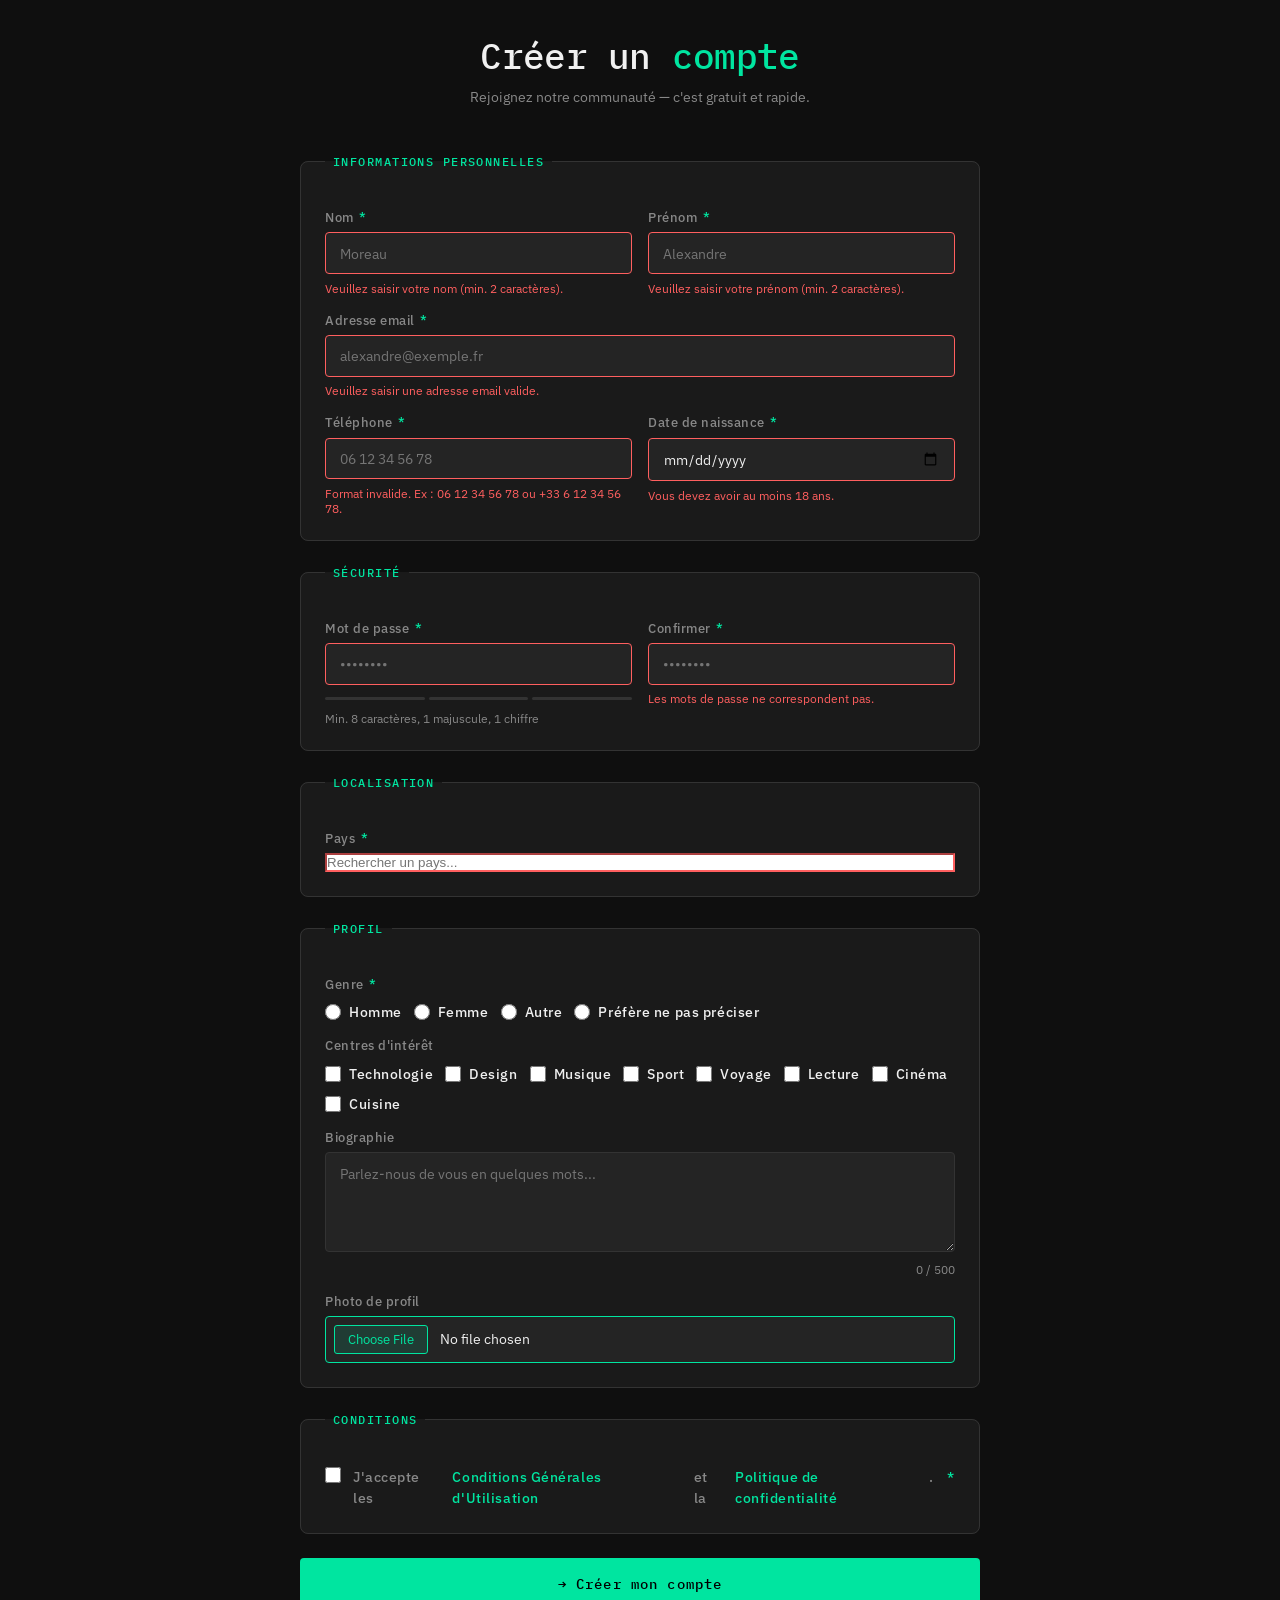
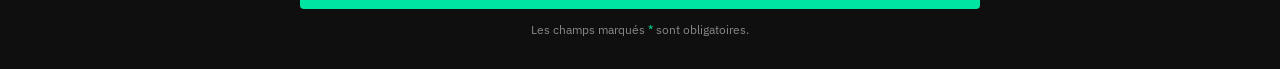
<file: tp2/index.html>
<!DOCTYPE html>
<html lang="fr">
<head>
  <meta charset="UTF-8" />
  <meta name="viewport" content="width=device-width, initial-scale=1.0" />
  <title>Formulaire d'inscription</title>
  <style>
    @import url('https://fonts.googleapis.com/css2?family=IBM+Plex+Sans:wght@300;400;500&family=IBM+Plex+Mono:wght@400;500&display=swap');

    :root {
      --bg: #0F0F0F;
      --surface: #1A1A1A;
      --surface2: #242424;
      --border: #333;
      --accent: #00E5A0;
      --accent-dim: rgba(0,229,160,0.12);
      --text: #F0F0F0;
      --muted: #888;
      --error: #FF5F5F;
      --error-dim: rgba(255,95,95,0.1);
      --warning: #FFB830;
    }

    * { margin: 0; padding: 0; box-sizing: border-box; }

    body {
      font-family: 'IBM Plex Sans', sans-serif;
      background: var(--bg);
      color: var(--text);
      min-height: 100vh;
      padding: 2rem 1rem;
    }

    .page-header {
      text-align: center;
      margin-bottom: 3rem;
    }

    .page-header h1 {
      font-family: 'IBM Plex Mono', monospace;
      font-size: clamp(1.5rem, 4vw, 2.25rem);
      font-weight: 500;
      letter-spacing: -0.02em;
    }

    .page-header h1 span { color: var(--accent); }

    .page-header p { color: var(--muted); margin-top: 0.5rem; font-size: 0.9rem; }

    /* ── FORM ── */
    form {
      max-width: 680px;
      margin: 0 auto;
      display: flex;
      flex-direction: column;
      gap: 1.5rem;
    }

    /* ── FIELDSET ── */
    fieldset {
      border: 1px solid var(--border);
      border-radius: 8px;
      padding: 1.5rem;
      background: var(--surface);
    }

    legend {
      font-family: 'IBM Plex Mono', monospace;
      font-size: 0.75rem;
      font-weight: 500;
      letter-spacing: 0.12em;
      text-transform: uppercase;
      color: var(--accent);
      padding: 0 0.5rem;
    }

    .fields { display: grid; grid-template-columns: 1fr 1fr; gap: 1rem; margin-top: 1rem; }
    .field-full { grid-column: 1 / -1; }

    /* ── FIELD ── */
    .field { display: flex; flex-direction: column; gap: 0.4rem; }

    label {
      font-size: 0.8rem;
      font-weight: 500;
      color: var(--muted);
      letter-spacing: 0.04em;
    }

    label .required { color: var(--accent); margin-left: 2px; }

    input[type="text"],
    input[type="email"],
    input[type="tel"],
    input[type="date"],
    input[type="password"],
    input[type="file"],
    select,
    textarea {
      width: 100%;
      background: var(--surface2);
      border: 1px solid var(--border);
      color: var(--text);
      font-family: 'IBM Plex Sans', sans-serif;
      font-size: 0.9rem;
      padding: 0.65rem 0.9rem;
      border-radius: 4px;
      transition: border-color 0.2s, box-shadow 0.2s;
      outline: none;
    }

    input:focus,
    select:focus,
    textarea:focus {
      border-color: var(--accent);
      box-shadow: 0 0 0 3px rgba(0,229,160,0.15);
    }

    input:invalid:not(:placeholder-shown),
    input:invalid:not(:focus):not([value=""]),
    select:invalid {
      border-color: var(--error);
    }

    input:valid:not(:placeholder-shown) { border-color: var(--accent); }

    textarea {
      resize: vertical;
      min-height: 100px;
    }

    select { cursor: pointer; }
    select option { background: var(--surface2); }

    /* ── PASSWORD STRENGTH ── */
    .pw-strength { display: flex; gap: 4px; margin-top: 6px; }
    .pw-bar { height: 3px; flex: 1; background: var(--border); border-radius: 2px; transition: background 0.3s; }
    .pw-bar.weak { background: var(--error); }
    .pw-bar.medium { background: var(--warning); }
    .pw-bar.strong { background: var(--accent); }

    .pw-hint { font-size: 0.75rem; color: var(--muted); margin-top: 4px; }

    /* ── RADIO / CHECKBOX ── */
    .radio-group,
    .checkbox-group {
      display: flex;
      flex-wrap: wrap;
      gap: 0.75rem;
      margin-top: 0.25rem;
    }

    .radio-label,
    .checkbox-label {
      display: flex;
      align-items: center;
      gap: 0.5rem;
      cursor: pointer;
      font-size: 0.875rem;
      color: var(--text);
    }

    input[type="radio"],
    input[type="checkbox"] {
      width: 16px;
      height: 16px;
      accent-color: var(--accent);
      cursor: pointer;
      flex-shrink: 0;
    }

    /* ── FILE ── */
    .file-wrap { position: relative; }
    input[type="file"] {
      padding: 0.5rem;
      cursor: pointer;
    }
    input[type="file"]::file-selector-button {
      background: var(--accent-dim);
      border: 1px solid var(--accent);
      color: var(--accent);
      padding: 0.3rem 0.8rem;
      border-radius: 3px;
      font-family: 'IBM Plex Sans', sans-serif;
      font-size: 0.8rem;
      cursor: pointer;
      margin-right: 0.75rem;
    }

    /* ── CHAR COUNT ── */
    .char-count { font-size: 0.75rem; color: var(--muted); text-align: right; margin-top: 3px; }
    .char-count.over { color: var(--error); }

    /* ── CGU ── */
    .cgu-label {
      display: flex;
      align-items: flex-start;
      gap: 0.75rem;
      font-size: 0.875rem;
      color: var(--muted);
      cursor: pointer;
      line-height: 1.5;
    }

    .cgu-label a { color: var(--accent); text-decoration: none; }
    .cgu-label a:hover { text-decoration: underline; }

    /* ── SUBMIT ── */
    .submit-wrap { display: flex; flex-direction: column; gap: 0.75rem; }

    button[type="submit"] {
      width: 100%;
      padding: 1rem;
      background: var(--accent);
      color: #000;
      border: none;
      font-family: 'IBM Plex Mono', monospace;
      font-size: 0.9rem;
      font-weight: 500;
      letter-spacing: 0.08em;
      border-radius: 4px;
      cursor: pointer;
      transition: opacity 0.2s, transform 0.1s;
    }

    button[type="submit"]:hover { opacity: 0.9; }
    button[type="submit"]:active { transform: scale(0.99); }

    .form-note { font-size: 0.78rem; color: var(--muted); text-align: center; }

    /* ── ERROR MESSAGES ── */
    .error-msg {
      font-size: 0.75rem;
      color: var(--error);
      display: none;
    }

    input:invalid:not(:placeholder-shown) + .error-msg,
    input:invalid:not(:focus):not([value=""]) + .error-msg {
      display: block;
    }

    @media (max-width: 540px) {
      .fields { grid-template-columns: 1fr; }
    }
  </style>
</head>
<body>

<header class="page-header">
  <h1>Créer un <span>compte</span></h1>
  <p>Rejoignez notre communauté — c'est gratuit et rapide.</p>
</header>

<form id="registrationForm" novalidate>

  <!-- ── INFORMATIONS PERSONNELLES ── -->
  <fieldset>
    <legend>Informations personnelles</legend>
    <div class="fields">

      <div class="field">
        <label for="nom">Nom <span class="required">*</span></label>
        <input
          type="text"
          id="nom"
          name="nom"
          placeholder="Moreau"
          autocomplete="family-name"
          required
          minlength="2"
        />
        <span class="error-msg">Veuillez saisir votre nom (min. 2 caractères).</span>
      </div>

      <div class="field">
        <label for="prenom">Prénom <span class="required">*</span></label>
        <input
          type="text"
          id="prenom"
          name="prenom"
          placeholder="Alexandre"
          autocomplete="given-name"
          required
          minlength="2"
        />
        <span class="error-msg">Veuillez saisir votre prénom (min. 2 caractères).</span>
      </div>

      <div class="field field-full">
        <label for="email">Adresse email <span class="required">*</span></label>
        <input
          type="email"
          id="email"
          name="email"
          placeholder="alexandre@exemple.fr"
          autocomplete="email"
          required
        />
        <span class="error-msg">Veuillez saisir une adresse email valide.</span>
      </div>

      <div class="field">
        <label for="telephone">Téléphone <span class="required">*</span></label>
        <input
          type="tel"
          id="telephone"
          name="telephone"
          placeholder="06 12 34 56 78"
          autocomplete="tel"
          required
          pattern="^(?:(?:\+|00)33|0)\s?[1-9](?:[\s.-]?\d{2}){4}$"
          title="Numéro français valide (ex : 06 12 34 56 78)"
        />
        <span class="error-msg">Format invalide. Ex : 06 12 34 56 78 ou +33 6 12 34 56 78.</span>
      </div>

      <div class="field">
        <label for="naissance">Date de naissance <span class="required">*</span></label>
        <input
          type="date"
          id="naissance"
          name="naissance"
          autocomplete="bday"
          required
        />
        <span class="error-msg" id="age-error">Vous devez avoir au moins 18 ans.</span>
      </div>

    </div>
  </fieldset>

  <!-- ── SÉCURITÉ ── -->
  <fieldset>
    <legend>Sécurité</legend>
    <div class="fields">

      <div class="field">
        <label for="password">Mot de passe <span class="required">*</span></label>
        <input
          type="password"
          id="password"
          name="password"
          placeholder="••••••••"
          autocomplete="new-password"
          required
          pattern="^(?=.*[A-Z])(?=.*\d).{8,}$"
          title="Min. 8 caractères, 1 majuscule, 1 chiffre"
        />
        <div class="pw-strength">
          <div class="pw-bar" id="bar1"></div>
          <div class="pw-bar" id="bar2"></div>
          <div class="pw-bar" id="bar3"></div>
        </div>
        <div class="pw-hint" id="pw-hint">Min. 8 caractères, 1 majuscule, 1 chiffre</div>
        <span class="error-msg">Le mot de passe ne respecte pas les critères.</span>
      </div>

      <div class="field">
        <label for="password-confirm">Confirmer <span class="required">*</span></label>
        <input
          type="password"
          id="password-confirm"
          name="password-confirm"
          placeholder="••••••••"
          autocomplete="new-password"
          required
        />
        <span class="error-msg" id="pw-match-error">Les mots de passe ne correspondent pas.</span>
      </div>

    </div>
  </fieldset>

  <!-- ── LOCALISATION ── -->
  <fieldset>
    <legend>Localisation</legend>
    <div class="fields">

      <div class="field field-full">
        <label for="pays">Pays <span class="required">*</span></label>
        <input
          list="pays-list"
          id="pays"
          name="pays"
          placeholder="Rechercher un pays..."
          autocomplete="country-name"
          required
        />
        <datalist id="pays-list">
          <option value="France"></option>
          <option value="Belgique"></option>
          <option value="Suisse"></option>
          <option value="Canada"></option>
          <option value="Luxembourg"></option>
          <option value="Maroc"></option>
          <option value="Tunisie"></option>
          <option value="Algérie"></option>
          <option value="Sénégal"></option>
          <option value="Côte d'Ivoire"></option>
        </datalist>
        <span class="error-msg">Veuillez sélectionner un pays.</span>
      </div>

    </div>
  </fieldset>

  <!-- ── PROFIL ── -->
  <fieldset>
    <legend>Profil</legend>
    <div class="fields">

      <div class="field field-full">
        <label>Genre <span class="required">*</span></label>
        <div class="radio-group">
          <label class="radio-label">
            <input type="radio" name="genre" value="homme" required />
            Homme
          </label>
          <label class="radio-label">
            <input type="radio" name="genre" value="femme" />
            Femme
          </label>
          <label class="radio-label">
            <input type="radio" name="genre" value="autre" />
            Autre
          </label>
          <label class="radio-label">
            <input type="radio" name="genre" value="non-precise" />
            Préfère ne pas préciser
          </label>
        </div>
      </div>

      <div class="field field-full">
        <label>Centres d'intérêt</label>
        <div class="checkbox-group">
          <label class="checkbox-label"><input type="checkbox" name="interets" value="tech" /> Technologie</label>
          <label class="checkbox-label"><input type="checkbox" name="interets" value="design" /> Design</label>
          <label class="checkbox-label"><input type="checkbox" name="interets" value="musique" /> Musique</label>
          <label class="checkbox-label"><input type="checkbox" name="interets" value="sport" /> Sport</label>
          <label class="checkbox-label"><input type="checkbox" name="interets" value="voyage" /> Voyage</label>
          <label class="checkbox-label"><input type="checkbox" name="interets" value="lecture" /> Lecture</label>
          <label class="checkbox-label"><input type="checkbox" name="interets" value="cinema" /> Cinéma</label>
          <label class="checkbox-label"><input type="checkbox" name="interets" value="cuisine" /> Cuisine</label>
        </div>
      </div>

      <div class="field field-full">
        <label for="bio">Biographie</label>
        <textarea
          id="bio"
          name="bio"
          placeholder="Parlez-nous de vous en quelques mots..."
          maxlength="500"
          autocomplete="off"
        ></textarea>
        <div class="char-count" id="bio-count">0 / 500</div>
      </div>

      <div class="field field-full">
        <label for="photo">Photo de profil</label>
        <div class="file-wrap">
          <input
            type="file"
            id="photo"
            name="photo"
            accept="image/jpeg,image/png,image/webp"
          />
        </div>
      </div>

    </div>
  </fieldset>

  <!-- ── CGU ── -->
  <fieldset>
    <legend>Conditions</legend>
    <div style="margin-top: 1rem;">
      <label class="cgu-label">
        <input type="checkbox" id="cgu" name="cgu" required />
        J'accepte les <a href="#cgu-link" rel="noopener">Conditions Générales d'Utilisation</a> et la
        <a href="#privacy-link" rel="noopener">Politique de confidentialité</a>.
        <span class="required">*</span>
      </label>
    </div>
  </fieldset>

  <!-- ── SUBMIT ── -->
  <div class="submit-wrap">
    <button type="submit">→ Créer mon compte</button>
    <p class="form-note">Les champs marqués <span style="color:var(--accent)">*</span> sont obligatoires.</p>
  </div>

</form>

<script>
  /* ── Password strength indicator ── */
  const pwInput = document.getElementById('password');
  const bars = [document.getElementById('bar1'), document.getElementById('bar2'), document.getElementById('bar3')];
  const pwHint = document.getElementById('pw-hint');

  pwInput.addEventListener('input', () => {
    const val = pwInput.value;
    let score = 0;
    if (val.length >= 8) score++;
    if (/[A-Z]/.test(val)) score++;
    if (/\d/.test(val)) score++;
    if (/[^A-Za-z0-9]/.test(val)) score = Math.min(score + 1, 3);

    const classes = ['', 'weak', 'medium', 'strong'];
    const labels = ['', 'Faible', 'Moyen', 'Fort'];
    bars.forEach((bar, i) => {
      bar.className = 'pw-bar';
      if (i < score) bar.classList.add(score === 1 ? 'weak' : score === 2 ? 'medium' : 'strong');
    });
    pwHint.textContent = score > 0 ? `Force : ${labels[score]}` : 'Min. 8 caractères, 1 majuscule, 1 chiffre';
  });

  /* ── Password match ── */
  const pwConfirm = document.getElementById('password-confirm');
  const pwMatchError = document.getElementById('pw-match-error');

  pwConfirm.addEventListener('input', () => {
    if (pwConfirm.value && pwConfirm.value !== pwInput.value) {
      pwMatchError.style.display = 'block';
      pwConfirm.setCustomValidity('Les mots de passe ne correspondent pas.');
    } else {
      pwMatchError.style.display = 'none';
      pwConfirm.setCustomValidity('');
    }
  });

  /* ── Age minimum 18 ans ── */
  const birthInput = document.getElementById('naissance');
  const ageError = document.getElementById('age-error');

  birthInput.addEventListener('change', () => {
    const birth = new Date(birthInput.value);
    const today = new Date();
    const age = today.getFullYear() - birth.getFullYear()
      - (today < new Date(today.getFullYear(), birth.getMonth(), birth.getDate()) ? 1 : 0);

    if (birthInput.value && age < 18) {
      ageError.style.display = 'block';
      birthInput.setCustomValidity('Vous devez avoir au moins 18 ans.');
    } else {
      ageError.style.display = 'none';
      birthInput.setCustomValidity('');
    }
  });

  /* ── Bio char count ── */
  const bioArea = document.getElementById('bio');
  const bioCount = document.getElementById('bio-count');

  bioArea.addEventListener('input', () => {
    const len = bioArea.value.length;
    bioCount.textContent = `${len} / 500`;
    bioCount.className = 'char-count' + (len > 480 ? ' over' : '');
  });

  /* ── Form submit ── */
  document.getElementById('registrationForm').addEventListener('submit', (e) => {
    e.preventDefault();
    const form = e.target;
    if (!form.checkValidity()) {
      form.reportValidity();
      return;
    }
    alert('✅ Inscription réussie ! Bienvenue.');
  });
</script>

</body>
</html>
</file>
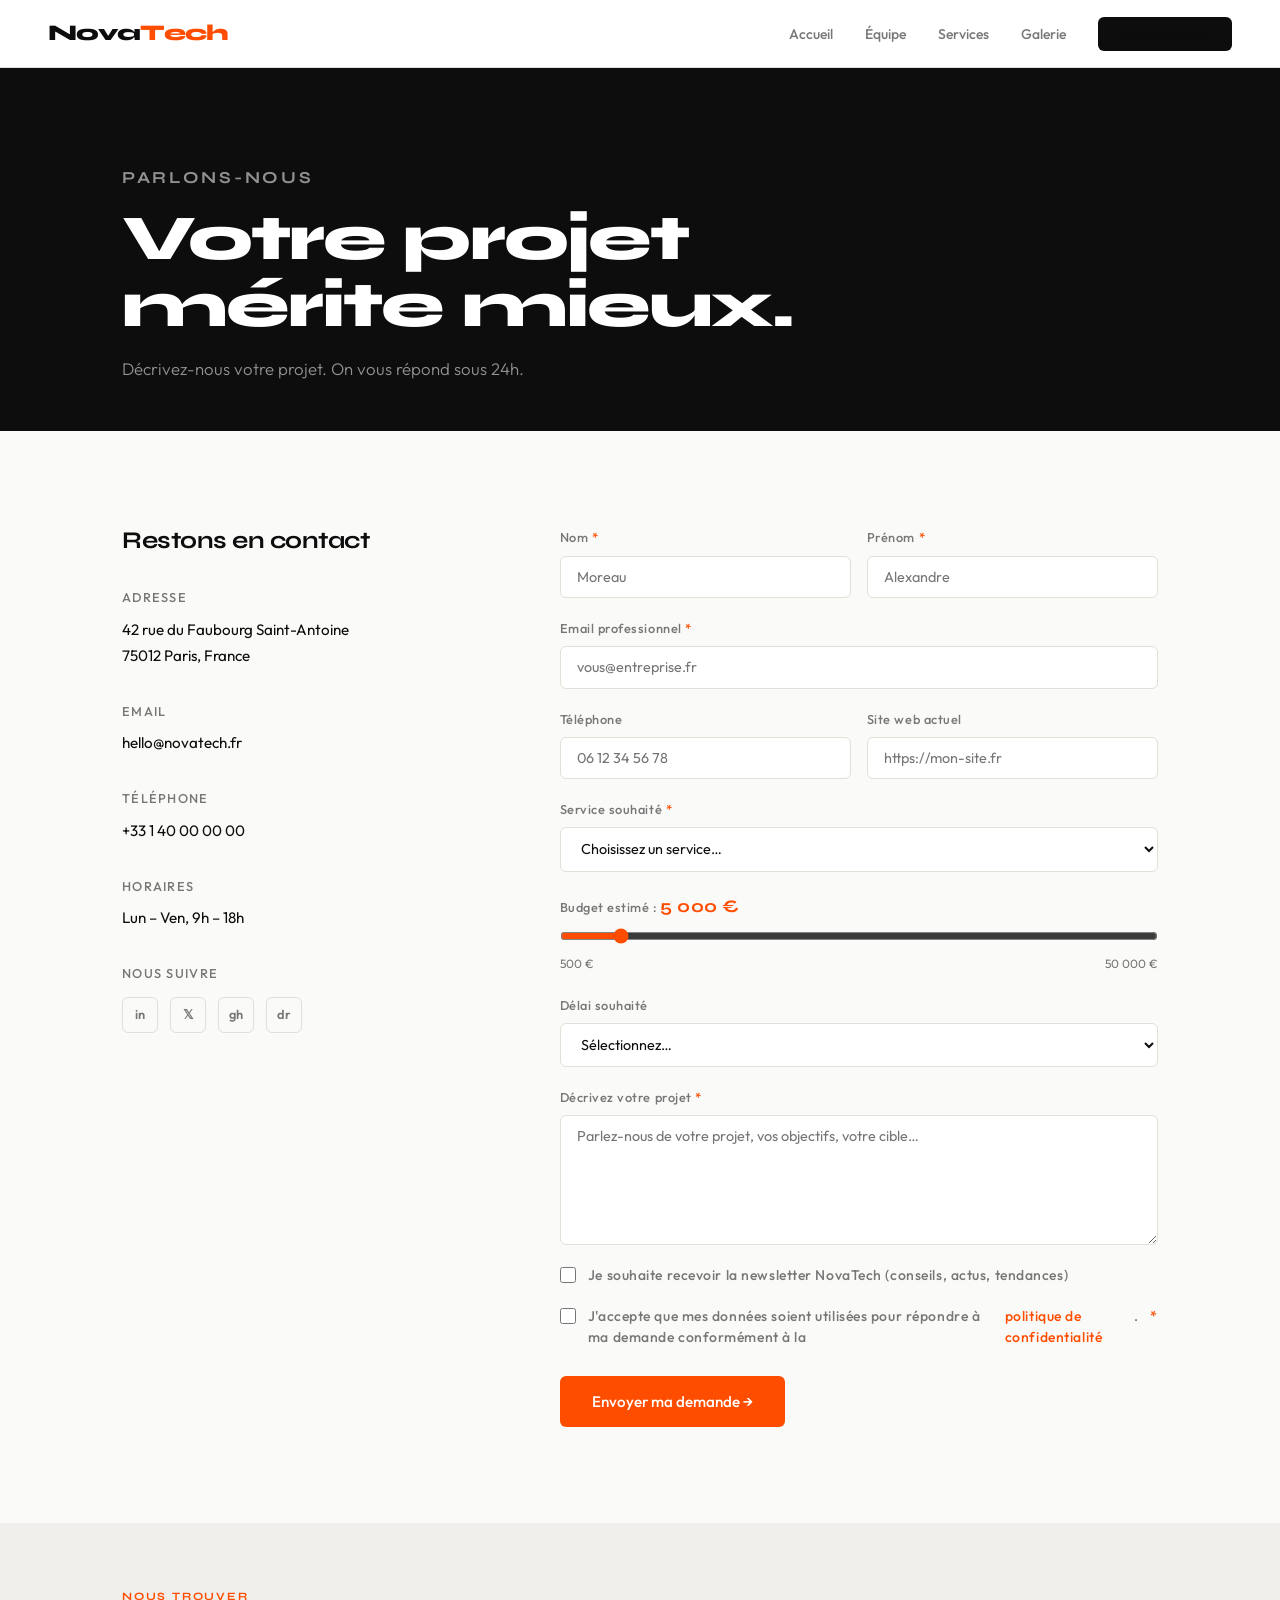
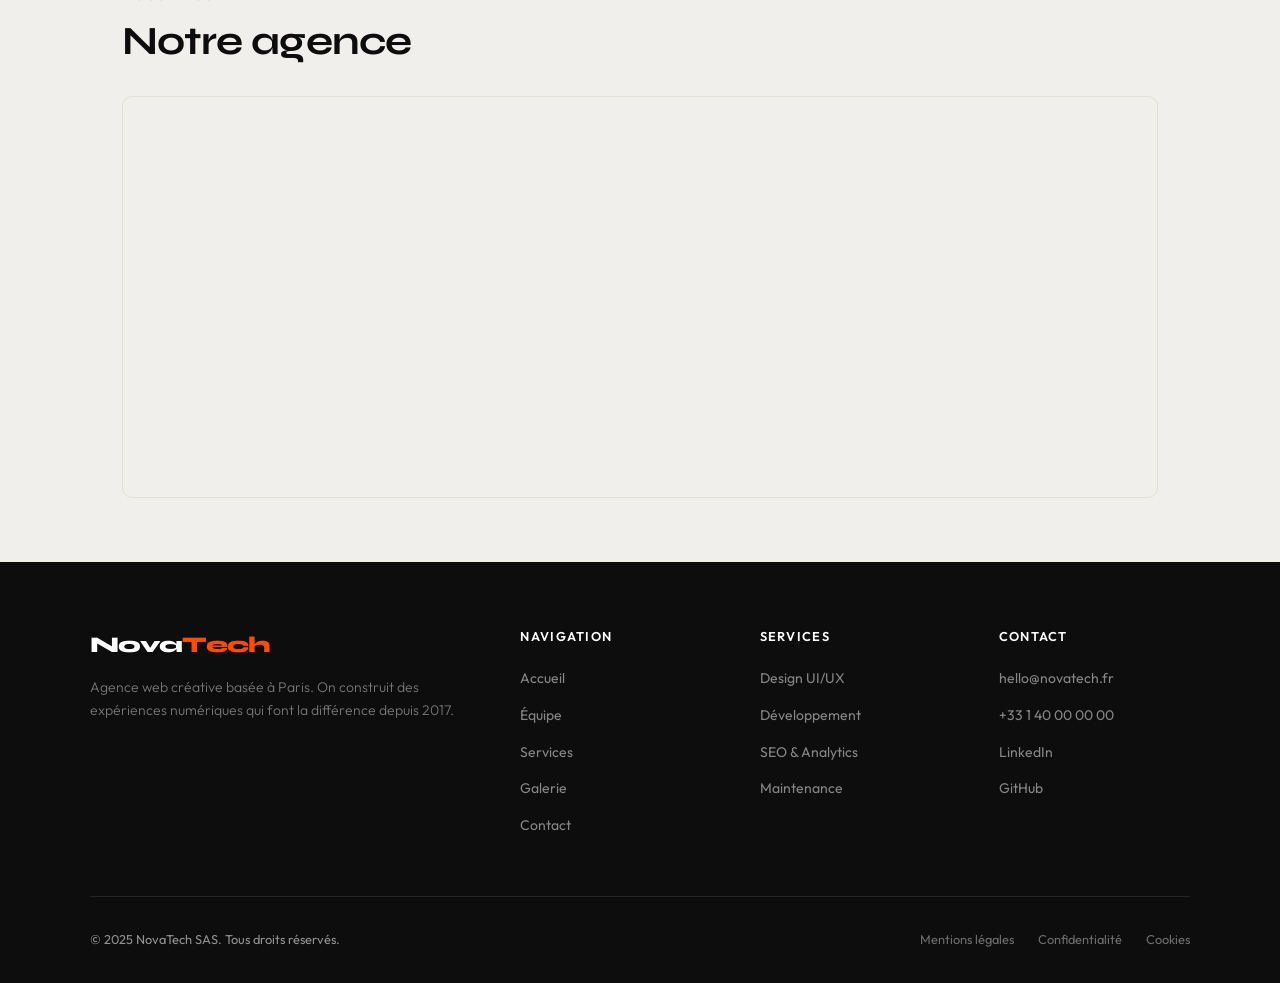
<file: tp3/contact.html>
<!DOCTYPE html>
<html lang="fr">
<head>
  <meta charset="UTF-8" />
  <meta name="viewport" content="width=device-width, initial-scale=1.0" />
  <title>Contact — NovaTech</title>
  <meta name="description" content="Contactez NovaTech pour démarrer votre projet web. Paris — hello@novatech.fr" />
  <meta property="og:type" content="website" />
  <meta property="og:title" content="Contact — NovaTech" />
  <meta property="og:description" content="Parlons de votre projet digital." />
  <meta property="og:image" content="https://placehold.co/1200x630/FF4D00/FFFFFF?text=Contact+NovaTech" />
  <meta property="og:url" content="https://novatech.fr/contact.html" />
  <meta name="twitter:card" content="summary_large_image" />
  <link rel="stylesheet" href="style.css" />
  <style>
    .page-hero { background: var(--ink); color: var(--white); padding: 5rem 0 3rem; }
    .page-hero h1 { font-size: clamp(2.5rem, 6vw, 4rem); color: var(--white); }
    .page-hero p { color: rgba(255,255,255,0.55); margin-top: 1rem; max-width: 500px; font-size: 1.05rem; }

    /* ── CONTACT LAYOUT ── */
    .contact-grid {
      display: grid;
      grid-template-columns: 1fr 1.6fr;
      gap: 4rem;
      align-items: start;
    }

    /* ── INFO SIDEBAR ── */
    .contact-info { display: flex; flex-direction: column; gap: 2rem; }

    .info-block h4 { font-weight: 500; font-size: 0.8rem; letter-spacing: 0.1em; text-transform: uppercase; color: var(--muted); margin-bottom: 0.5rem; }
    .info-block p { font-size: 0.95rem; color: var(--ink); font-weight: 400; }
    .info-block a { color: var(--ink); transition: color 0.2s; }
    .info-block a:hover { color: var(--accent); }

    .social-icons { display: flex; gap: 0.75rem; margin-top: 0.75rem; }
    .social-icons a {
      display: flex;
      align-items: center;
      justify-content: center;
      width: 36px;
      height: 36px;
      border: 1px solid var(--border);
      border-radius: var(--radius);
      color: var(--muted);
      font-size: 0.8rem;
      font-weight: 600;
      transition: all 0.2s;
      text-decoration: none;
    }
    .social-icons a:hover { border-color: var(--accent); color: var(--accent); }

    /* ── FORM ── */
    .contact-form { display: flex; flex-direction: column; gap: 1.25rem; }

    .form-row { display: grid; grid-template-columns: 1fr 1fr; gap: 1rem; }

    .field { display: flex; flex-direction: column; gap: 0.4rem; }

    label {
      font-size: 0.8rem;
      font-weight: 500;
      color: var(--muted);
      letter-spacing: 0.04em;
    }

    label .req { color: var(--accent); }

    input[type="text"],
    input[type="email"],
    input[type="tel"],
    input[type="url"],
    input[type="number"],
    select,
    textarea {
      width: 100%;
      background: var(--white);
      border: 1px solid var(--border);
      color: var(--ink);
      font-family: 'Outfit', sans-serif;
      font-size: 0.9rem;
      padding: 0.7rem 1rem;
      border-radius: 6px;
      outline: none;
      transition: border-color 0.2s, box-shadow 0.2s;
    }

    input:focus,
    select:focus,
    textarea:focus {
      border-color: var(--accent);
      box-shadow: 0 0 0 3px rgba(255,77,0,0.12);
    }

    textarea { resize: vertical; min-height: 130px; }

    select { cursor: pointer; }

    .checkbox-label {
      display: flex;
      align-items: flex-start;
      gap: 0.75rem;
      font-size: 0.875rem;
      color: var(--muted);
      cursor: pointer;
      line-height: 1.5;
    }

    input[type="checkbox"] {
      width: 16px;
      height: 16px;
      accent-color: var(--accent);
      margin-top: 2px;
      flex-shrink: 0;
    }

    input[type="range"] {
      width: 100%;
      accent-color: var(--accent);
    }

    .range-labels {
      display: flex;
      justify-content: space-between;
      font-size: 0.75rem;
      color: var(--muted);
      margin-top: 4px;
    }

    .budget-display {
      font-size: 1.1rem;
      font-family: 'Syne', sans-serif;
      font-weight: 700;
      color: var(--accent);
      margin-top: 0.25rem;
    }

    button[type="submit"] {
      padding: 1rem 2rem;
      background: var(--accent);
      color: var(--white);
      border: none;
      border-radius: 6px;
      font-family: 'Outfit', sans-serif;
      font-size: 0.95rem;
      font-weight: 500;
      cursor: pointer;
      transition: background 0.2s, transform 0.1s;
      align-self: flex-start;
    }

    button[type="submit"]:hover { background: #e04400; }
    button[type="submit"]:active { transform: scale(0.98); }

    /* ── MAP ── */
    .map-section { background: var(--surface); padding: 4rem 0; }

    .map-wrap {
      border-radius: 10px;
      overflow: hidden;
      border: 1px solid var(--border);
      margin-top: 2rem;
    }

    .map-wrap iframe {
      display: block;
      width: 100%;
      height: 400px;
      border: none;
    }

    @media (max-width: 768px) {
      .contact-grid { grid-template-columns: 1fr; }
      .form-row { grid-template-columns: 1fr; }
    }
  </style>
</head>
<body>

<nav class="site-nav">
  <a href="index.html" class="nav-logo">Nova<span>Tech</span></a>
  <ul class="nav-links">
    <li><a href="index.html">Accueil</a></li>
    <li><a href="about.html">Équipe</a></li>
    <li><a href="services.html">Services</a></li>
    <li><a href="gallery.html">Galerie</a></li>
    <li><a href="contact.html" class="nav-cta active">Nous contacter</a></li>
  </ul>
</nav>

<section class="page-hero">
  <div class="container">
    <p class="section-label">Parlons-nous</p>
    <h1>Votre projet<br>mérite mieux.</h1>
    <p>Décrivez-nous votre projet. On vous répond sous 24h.</p>
  </div>
</section>

<!-- ── CONTACT ── -->
<section class="section">
  <div class="container">
    <div class="contact-grid">

      <!-- INFO -->
      <div class="contact-info">
        <h2 style="font-size:1.5rem">Restons en contact</h2>

        <div class="info-block">
          <h4>Adresse</h4>
          <p>42 rue du Faubourg Saint-Antoine<br>75012 Paris, France</p>
        </div>

        <div class="info-block">
          <h4>Email</h4>
          <p><a href="mailto:hello@novatech.fr" rel="noopener">hello@novatech.fr</a></p>
        </div>

        <div class="info-block">
          <h4>Téléphone</h4>
          <p><a href="tel:+33140000000" rel="noopener">+33 1 40 00 00 00</a></p>
        </div>

        <div class="info-block">
          <h4>Horaires</h4>
          <p>Lun – Ven, 9h – 18h</p>
        </div>

        <div class="info-block">
          <h4>Nous suivre</h4>
          <div class="social-icons">
            <a href="https://linkedin.com/company/novatech" target="_blank" rel="noopener noreferrer" title="LinkedIn">in</a>
            <a href="https://twitter.com/novatech" target="_blank" rel="noopener noreferrer" title="Twitter">𝕏</a>
            <a href="https://github.com/novatech" target="_blank" rel="noopener noreferrer" title="GitHub">gh</a>
            <a href="https://dribbble.com/novatech" target="_blank" rel="noopener noreferrer" title="Dribbble">dr</a>
          </div>
        </div>
      </div>

      <!-- FORM -->
      <form id="contactForm" class="contact-form" novalidate>
        <div class="form-row">
          <div class="field">
            <label for="c-nom">Nom <span class="req">*</span></label>
            <input type="text" id="c-nom" name="nom" placeholder="Moreau" required autocomplete="family-name" />
          </div>
          <div class="field">
            <label for="c-prenom">Prénom <span class="req">*</span></label>
            <input type="text" id="c-prenom" name="prenom" placeholder="Alexandre" required autocomplete="given-name" />
          </div>
        </div>

        <div class="field">
          <label for="c-email">Email professionnel <span class="req">*</span></label>
          <input type="email" id="c-email" name="email" placeholder="vous@entreprise.fr" required autocomplete="email" />
        </div>

        <div class="form-row">
          <div class="field">
            <label for="c-tel">Téléphone</label>
            <input type="tel" id="c-tel" name="telephone" placeholder="06 12 34 56 78"
              pattern="^(?:(?:\+|00)33|0)\s?[1-9](?:[\s.-]?\d{2}){4}$"
              autocomplete="tel" />
          </div>
          <div class="field">
            <label for="c-site">Site web actuel</label>
            <input type="url" id="c-site" name="site" placeholder="https://mon-site.fr" autocomplete="url" />
          </div>
        </div>

        <div class="field">
          <label for="c-service">Service souhaité <span class="req">*</span></label>
          <select id="c-service" name="service" required>
            <option value="" disabled selected>Choisissez un service…</option>
            <option value="design">Design UI/UX</option>
            <option value="dev">Développement web</option>
            <option value="seo">SEO & Stratégie digitale</option>
            <option value="maintenance">Maintenance</option>
            <option value="complet">Projet complet</option>
            <option value="autre">Autre</option>
          </select>
        </div>

        <div class="field">
          <label for="c-budget">Budget estimé : <span id="budget-label" class="budget-display">5 000 €</span></label>
          <input type="range" id="c-budget" name="budget"
            min="500" max="50000" step="500" value="5000" />
          <div class="range-labels">
            <span>500 €</span>
            <span>50 000 €</span>
          </div>
        </div>

        <div class="field">
          <label for="c-delai">Délai souhaité</label>
          <select id="c-delai" name="delai" autocomplete="off">
            <option value="" disabled selected>Sélectionnez…</option>
            <option value="urgent">Urgent (moins d'1 mois)</option>
            <option value="1-3">1 à 3 mois</option>
            <option value="3-6">3 à 6 mois</option>
            <option value="flexible">Flexible / À définir</option>
          </select>
        </div>

        <div class="field">
          <label for="c-message">Décrivez votre projet <span class="req">*</span></label>
          <textarea id="c-message" name="message"
            placeholder="Parlez-nous de votre projet, vos objectifs, votre cible…"
            required minlength="20" maxlength="2000"></textarea>
        </div>

        <label class="checkbox-label">
          <input type="checkbox" name="newsletter" value="1" />
          Je souhaite recevoir la newsletter NovaTech (conseils, actus, tendances)
        </label>

        <label class="checkbox-label" style="margin-bottom: 0.5rem;">
          <input type="checkbox" name="rgpd" required />
          J'accepte que mes données soient utilisées pour répondre à ma demande conformément à la
          <a href="#confidentialite" rel="noopener" style="color:var(--accent)">politique de confidentialité</a>. <span class="req">*</span>
        </label>

        <button type="submit">Envoyer ma demande →</button>
      </form>

    </div>
  </div>
</section>

<!-- ── CARTE ── -->
<section class="map-section">
  <div class="container">
    <p class="section-label">Nous trouver</p>
    <h2>Notre agence</h2>
    <div class="map-wrap">
      <iframe
        src="https://www.openstreetmap.org/export/embed.html?bbox=2.3432%2C48.8500%2C2.3632%2C48.8600&layer=mapnik&marker=48.855%2C2.353"
        title="Carte localisation NovaTech — 42 rue du Faubourg Saint-Antoine, Paris"
        allowfullscreen
        loading="lazy"
        referrerpolicy="no-referrer-when-downgrade"
      ></iframe>
    </div>
  </div>
</section>

<footer class="site-footer">
  <div class="footer-grid">
    <div class="footer-brand">
      <div class="footer-logo">Nova<span>Tech</span></div>
      <p>Agence web créative basée à Paris. On construit des expériences numériques qui font la différence depuis 2017.</p>
    </div>
    <div class="footer-col">
      <h4>Navigation</h4>
      <ul>
        <li><a href="index.html">Accueil</a></li>
        <li><a href="about.html">Équipe</a></li>
        <li><a href="services.html">Services</a></li>
        <li><a href="gallery.html">Galerie</a></li>
        <li><a href="contact.html">Contact</a></li>
      </ul>
    </div>
    <div class="footer-col">
      <h4>Services</h4>
      <ul>
        <li><a href="services.html#design">Design UI/UX</a></li>
        <li><a href="services.html#dev">Développement</a></li>
        <li><a href="services.html#strategie">SEO & Analytics</a></li>
        <li><a href="services.html#maintenance">Maintenance</a></li>
      </ul>
    </div>
    <div class="footer-col">
      <h4>Contact</h4>
      <ul>
        <li><a href="mailto:hello@novatech.fr" rel="noopener">hello@novatech.fr</a></li>
        <li><a href="tel:+33140000000" rel="noopener">+33 1 40 00 00 00</a></li>
        <li><a href="https://linkedin.com/company/novatech" target="_blank" rel="noopener noreferrer">LinkedIn</a></li>
        <li><a href="https://github.com/novatech" target="_blank" rel="noopener noreferrer">GitHub</a></li>
      </ul>
    </div>
  </div>
  <div class="footer-bottom">
    <span>&copy; 2025 NovaTech SAS. Tous droits réservés.</span>
    <div class="footer-legal">
      <a href="#mentions-legales" rel="noopener">Mentions légales</a>
      <a href="#confidentialite" rel="noopener">Confidentialité</a>
      <a href="#cookies" rel="noopener">Cookies</a>
    </div>
  </div>
</footer>

<script>
  const budgetRange = document.getElementById('c-budget');
  const budgetLabel = document.getElementById('budget-label');
  budgetRange.addEventListener('input', () => {
    budgetLabel.textContent = parseInt(budgetRange.value).toLocaleString('fr-FR') + ' €';
  });

  document.getElementById('contactForm').addEventListener('submit', (e) => {
    e.preventDefault();
    if (!e.target.checkValidity()) { e.target.reportValidity(); return; }
    alert('✅ Message envoyé ! Nous vous répondrons sous 24h.');
  });
</script>

</body>
</html>
</file>
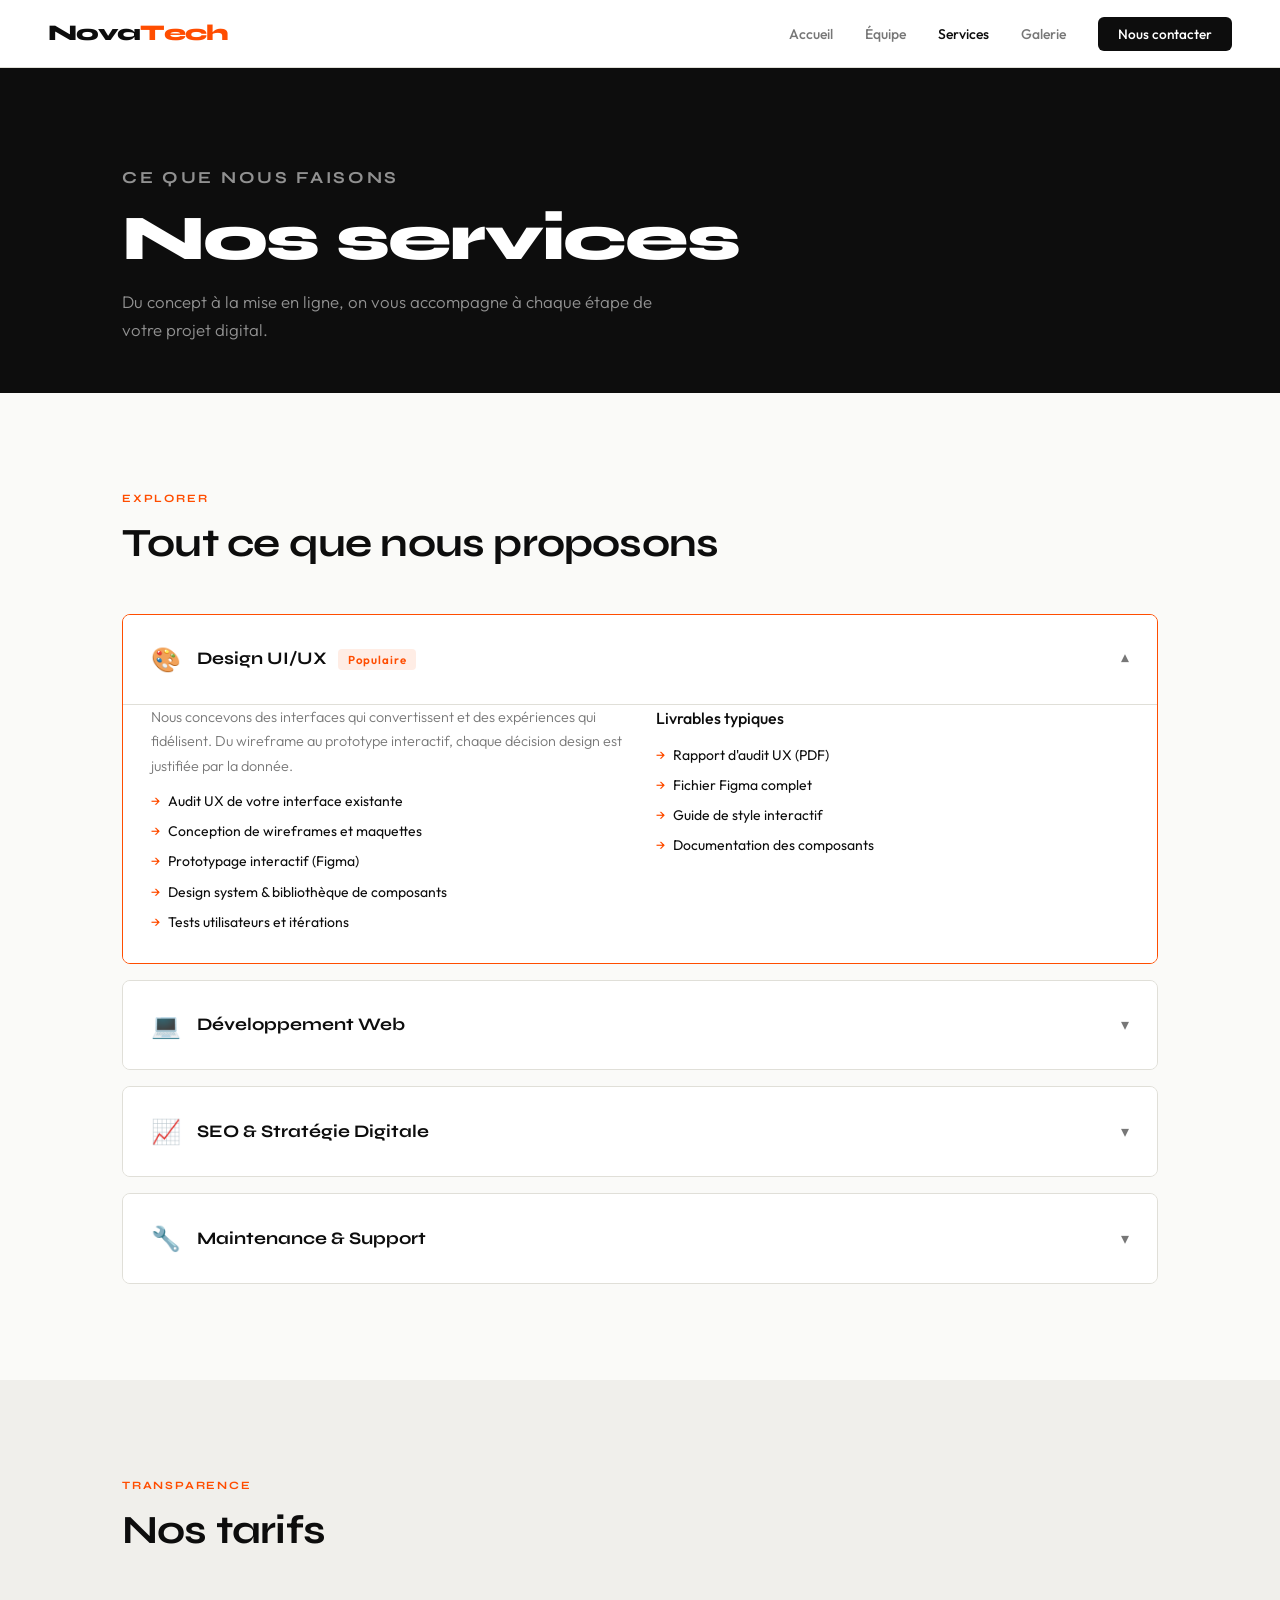
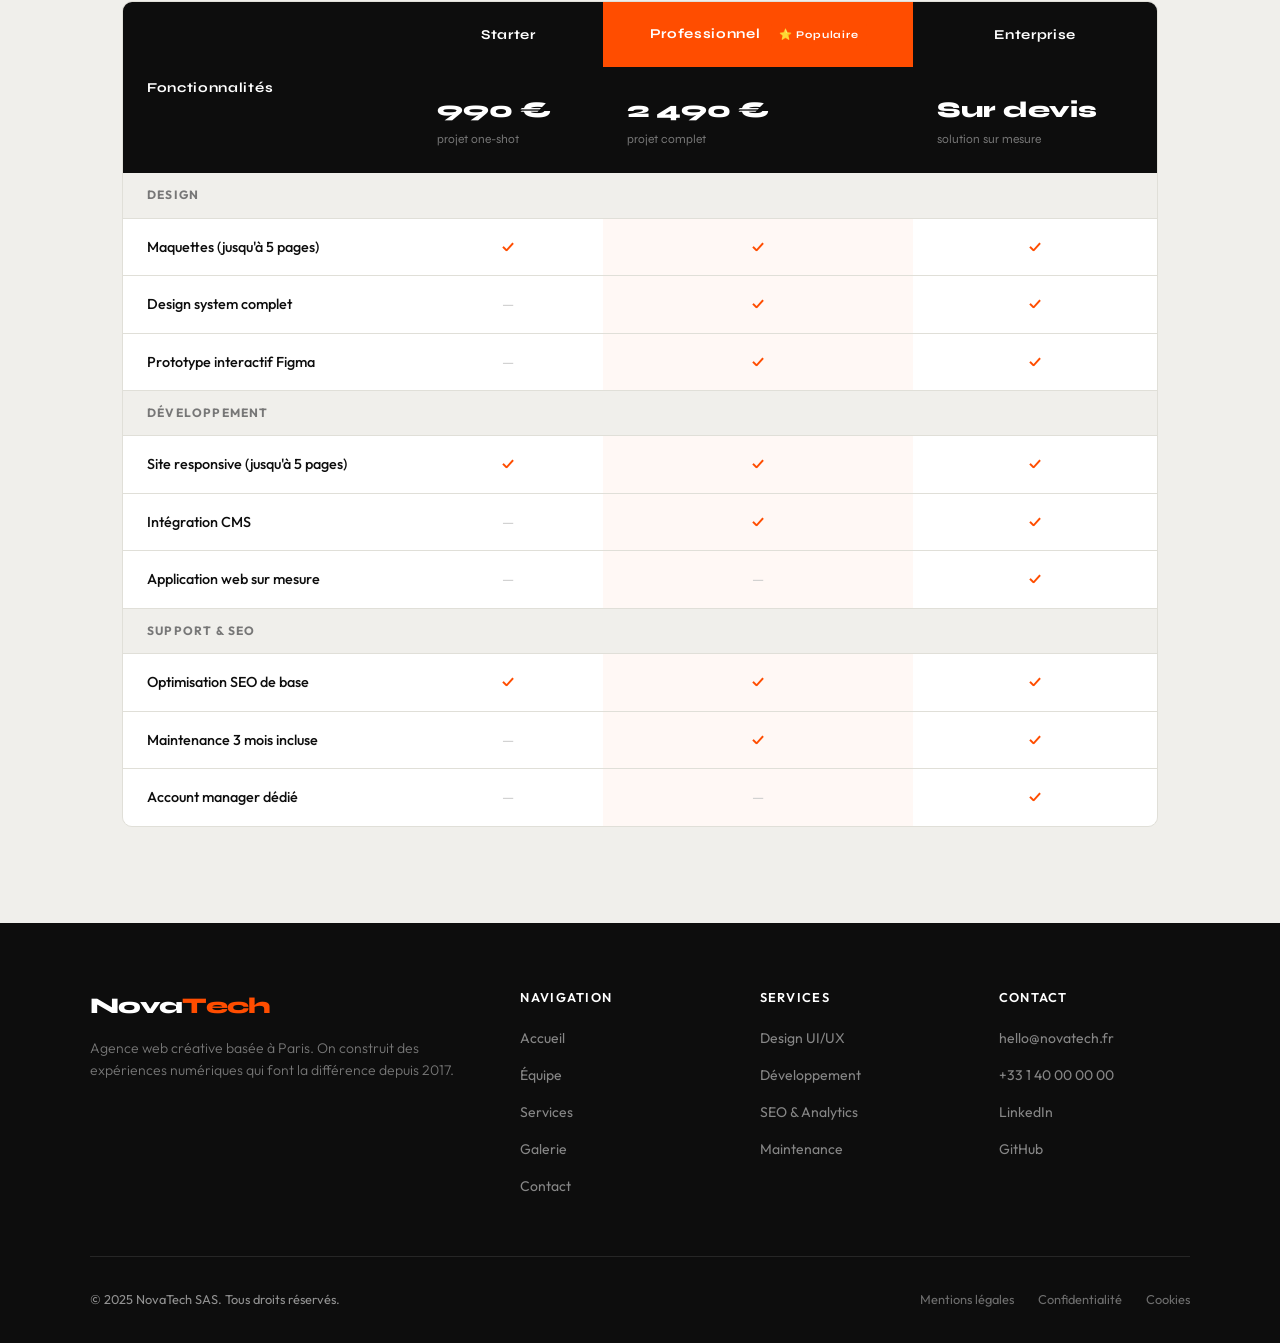
<file: tp3/services.html>
<!DOCTYPE html>
<html lang="fr">
<head>
  <meta charset="UTF-8" />
  <meta name="viewport" content="width=device-width, initial-scale=1.0" />
  <title>Nos services — NovaTech</title>
  <meta name="description" content="Design, développement web, SEO et maintenance : découvrez tous les services de NovaTech." />
  <meta property="og:type" content="website" />
  <meta property="og:title" content="Nos services — NovaTech" />
  <meta property="og:description" content="Design, développement web, SEO et maintenance." />
  <meta property="og:image" content="https://placehold.co/1200x630/0D0D0D/FF4D00?text=Services+NovaTech" />
  <meta property="og:url" content="https://novatech.fr/services.html" />
  <meta name="twitter:card" content="summary_large_image" />
  <link rel="stylesheet" href="style.css" />
  <style>
    .page-hero { background: var(--ink); color: var(--white); padding: 5rem 0 3rem; }
    .page-hero h1 { font-size: clamp(2.5rem, 6vw, 4rem); color: var(--white); }
    .page-hero p { color: rgba(255,255,255,0.55); margin-top: 1rem; max-width: 550px; font-size: 1.05rem; }

    /* ── DETAILS/SUMMARY ── */
    .services-list { display: flex; flex-direction: column; gap: 1rem; margin-top: 3rem; }

    details {
      border: 1px solid var(--border);
      border-radius: 8px;
      overflow: hidden;
      transition: border-color 0.2s;
    }

    details[open] { border-color: var(--accent); }

    summary {
      display: flex;
      align-items: center;
      justify-content: space-between;
      padding: 1.5rem 1.75rem;
      cursor: pointer;
      background: var(--white);
      list-style: none;
      user-select: none;
    }

    summary::-webkit-details-marker { display: none; }
    summary::marker { display: none; }

    .summary-left { display: flex; align-items: center; gap: 1rem; }
    .summary-icon { font-size: 1.5rem; }
    .summary-title { font-family: 'Syne', sans-serif; font-size: 1.1rem; font-weight: 700; }
    .summary-tag {
      font-size: 0.72rem;
      font-weight: 600;
      letter-spacing: 0.08em;
      padding: 0.2rem 0.6rem;
      border-radius: 4px;
      background: rgba(255,77,0,0.1);
      color: var(--accent);
      margin-left: 0.5rem;
    }

    .summary-chevron {
      font-size: 1rem;
      color: var(--muted);
      transition: transform 0.25s;
    }

    details[open] .summary-chevron { transform: rotate(180deg); }

    .details-body {
      padding: 0 1.75rem 1.75rem;
      background: var(--white);
      border-top: 1px solid var(--border);
      display: grid;
      grid-template-columns: 1fr 1fr;
      gap: 2rem;
    }

    .details-body p { font-size: 0.9rem; margin-bottom: 0.5rem; }

    .details-body ul {
      margin-top: 0.75rem;
      list-style: none;
      display: flex;
      flex-direction: column;
      gap: 0.4rem;
    }

    .details-body ul li {
      font-size: 0.875rem;
      color: var(--ink);
      display: flex;
      align-items: flex-start;
      gap: 0.5rem;
    }

    .details-body ul li::before {
      content: "→";
      color: var(--accent);
      flex-shrink: 0;
    }

    .details-meta h4 { margin-bottom: 0.75rem; }

    /* ── PRICING TABLE ── */
    .pricing-section { background: var(--surface); }

    .pricing-table-wrap {
      overflow-x: auto;
      margin-top: 3rem;
      border-radius: 10px;
      border: 1px solid var(--border);
    }

    table.pricing {
      width: 100%;
      border-collapse: collapse;
      background: var(--white);
      min-width: 680px;
    }

    table.pricing thead { background: var(--ink); color: var(--white); }

    table.pricing thead th {
      padding: 1.25rem 1.5rem;
      text-align: center;
      font-family: 'Syne', sans-serif;
      font-size: 0.85rem;
      font-weight: 700;
      letter-spacing: 0.05em;
    }

    table.pricing thead th:first-child { text-align: left; }

    table.pricing thead th.featured-col { background: var(--accent); }

    table.pricing tbody tr { border-bottom: 1px solid var(--border); }
    table.pricing tbody tr:last-child { border-bottom: none; }

    table.pricing tbody tr.section-row { background: var(--surface); }
    table.pricing tbody tr.section-row td {
      padding: 0.75rem 1.5rem;
      font-size: 0.75rem;
      font-weight: 700;
      letter-spacing: 0.1em;
      text-transform: uppercase;
      color: var(--muted);
    }

    table.pricing tbody td {
      padding: 1rem 1.5rem;
      font-size: 0.9rem;
      text-align: center;
    }

    table.pricing tbody td:first-child { text-align: left; font-weight: 500; }

    table.pricing tbody td.featured-col { background: rgba(255,77,0,0.04); }

    .check { color: var(--accent); font-weight: 700; }
    .cross { color: #ccc; }

    .price-row td {
      padding: 1.5rem !important;
      font-family: 'Syne', sans-serif;
      font-weight: 800;
      font-size: 1.4rem !important;
    }

    .price-row td span { font-size: 0.75rem; font-weight: 400; color: var(--muted); display: block; }

    .badge-popular {
      display: inline-block;
      background: var(--accent);
      color: var(--white);
      font-size: 0.65rem;
      font-weight: 700;
      letter-spacing: 0.08em;
      padding: 0.2rem 0.5rem;
      border-radius: 3px;
      margin-left: 0.4rem;
      vertical-align: middle;
    }
  </style>
</head>
<body>

<nav class="site-nav">
  <a href="index.html" class="nav-logo">Nova<span>Tech</span></a>
  <ul class="nav-links">
    <li><a href="index.html">Accueil</a></li>
    <li><a href="about.html">Équipe</a></li>
    <li><a href="services.html" class="active">Services</a></li>
    <li><a href="gallery.html">Galerie</a></li>
    <li><a href="contact.html" class="nav-cta">Nous contacter</a></li>
  </ul>
</nav>

<section class="page-hero">
  <div class="container">
    <p class="section-label">Ce que nous faisons</p>
    <h1>Nos services</h1>
    <p>Du concept à la mise en ligne, on vous accompagne à chaque étape de votre projet digital.</p>
  </div>
</section>

<!-- ── SERVICES DETAILS ── -->
<section class="section">
  <div class="container">
    <p class="section-label">Explorer</p>
    <h2>Tout ce que nous proposons</h2>

    <div class="services-list">

      <details id="design" open>
        <summary>
          <div class="summary-left">
            <span class="summary-icon">🎨</span>
            <div>
              <span class="summary-title">Design UI/UX</span>
              <span class="summary-tag">Populaire</span>
            </div>
          </div>
          <span class="summary-chevron">▾</span>
        </summary>
        <div class="details-body">
          <div>
            <p>Nous concevons des interfaces qui convertissent et des expériences qui fidélisent. Du wireframe au prototype interactif, chaque décision design est justifiée par la donnée.</p>
            <ul>
              <li>Audit UX de votre interface existante</li>
              <li>Conception de wireframes et maquettes</li>
              <li>Prototypage interactif (Figma)</li>
              <li>Design system & bibliothèque de composants</li>
              <li>Tests utilisateurs et itérations</li>
            </ul>
          </div>
          <div class="details-meta">
            <h4>Livrables typiques</h4>
            <ul>
              <li>Rapport d'audit UX (PDF)</li>
              <li>Fichier Figma complet</li>
              <li>Guide de style interactif</li>
              <li>Documentation des composants</li>
            </ul>
          </div>
        </div>
      </details>

      <details id="dev">
        <summary>
          <div class="summary-left">
            <span class="summary-icon">💻</span>
            <div><span class="summary-title">Développement Web</span></div>
          </div>
          <span class="summary-chevron">▾</span>
        </summary>
        <div class="details-body">
          <div>
            <p>Sites vitrines, e-commerce, applications web : on maîtrise l'ensemble de la chaîne technique, du HTML sémantique aux architectures full-stack modernes.</p>
            <ul>
              <li>Sites vitrines HTML/CSS/JS</li>
              <li>Applications React / Next.js</li>
              <li>Intégrations CMS (Wordpress, Strapi)</li>
              <li>APIs REST et GraphQL</li>
              <li>Optimisation performance (Core Web Vitals)</li>
            </ul>
          </div>
          <div class="details-meta">
            <h4>Stack technique</h4>
            <ul>
              <li>HTML5, CSS3, JavaScript ES2024</li>
              <li>React, Next.js, Vue.js</li>
              <li>Node.js, PHP, Python</li>
              <li>PostgreSQL, MongoDB</li>
            </ul>
          </div>
        </div>
      </details>

      <details id="strategie">
        <summary>
          <div class="summary-left">
            <span class="summary-icon">📈</span>
            <div><span class="summary-title">SEO & Stratégie Digitale</span></div>
          </div>
          <span class="summary-chevron">▾</span>
        </summary>
        <div class="details-body">
          <div>
            <p>Être visible sur Google ne s'improvise pas. On construit des stratégies SEO durables basées sur l'analyse technique, la sémantique et le netlinking.</p>
            <ul>
              <li>Audit SEO complet (technique + contenu)</li>
              <li>Stratégie de mots-clés</li>
              <li>Optimisation on-page et balises meta</li>
              <li>Suivi des positions et reporting mensuel</li>
              <li>Mise en place Google Analytics 4 / Search Console</li>
            </ul>
          </div>
          <div class="details-meta">
            <h4>Résultats attendus</h4>
            <ul>
              <li>+50% de trafic organique en 6 mois</li>
              <li>Top 3 sur mots-clés cibles</li>
              <li>Dashboard de suivi en temps réel</li>
            </ul>
          </div>
        </div>
      </details>

      <details id="maintenance">
        <summary>
          <div class="summary-left">
            <span class="summary-icon">🔧</span>
            <div><span class="summary-title">Maintenance & Support</span></div>
          </div>
          <span class="summary-chevron">▾</span>
        </summary>
        <div class="details-body">
          <div>
            <p>Votre site est un actif vivant. Nos contrats de maintenance garantissent sa disponibilité, sa sécurité et ses évolutions continues.</p>
            <ul>
              <li>Mises à jour CMS et dépendances</li>
              <li>Sauvegardes automatiques quotidiennes</li>
              <li>Monitoring de disponibilité 24/7</li>
              <li>Corrections de bugs sous 24h</li>
              <li>Évolutions mineures incluses</li>
            </ul>
          </div>
          <div class="details-meta">
            <h4>SLA inclus</h4>
            <ul>
              <li>Disponibilité garantie à 99.9%</li>
              <li>Temps de réponse &lt; 4h (heures ouvrées)</li>
              <li>Rapport mensuel d'activité</li>
            </ul>
          </div>
        </div>
      </details>

    </div>
  </div>
</section>

<!-- ── TARIFS ── -->
<section class="section pricing-section">
  <div class="container">
    <p class="section-label">Transparence</p>
    <h2>Nos tarifs</h2>
    <div class="pricing-table-wrap">
      <table class="pricing">
        <thead>
          <tr>
            <th rowspan="2" style="text-align:left">Fonctionnalités</th>
            <th>Starter</th>
            <th class="featured-col">Professionnel <span class="badge-popular">⭐ Populaire</span></th>
            <th>Enterprise</th>
          </tr>
          <tr class="price-row">
            <td>990 € <span>projet one-shot</span></td>
            <td class="featured-col">2 490 € <span>projet complet</span></td>
            <td>Sur devis <span>solution sur mesure</span></td>
          </tr>
        </thead>
        <tbody>
          <tr class="section-row">
            <td colspan="4">Design</td>
          </tr>
          <tr>
            <td>Maquettes (jusqu'à 5 pages)</td>
            <td><span class="check">✓</span></td>
            <td class="featured-col"><span class="check">✓</span></td>
            <td><span class="check">✓</span></td>
          </tr>
          <tr>
            <td>Design system complet</td>
            <td><span class="cross">—</span></td>
            <td class="featured-col"><span class="check">✓</span></td>
            <td><span class="check">✓</span></td>
          </tr>
          <tr>
            <td>Prototype interactif Figma</td>
            <td><span class="cross">—</span></td>
            <td class="featured-col"><span class="check">✓</span></td>
            <td><span class="check">✓</span></td>
          </tr>
          <tr class="section-row">
            <td colspan="4">Développement</td>
          </tr>
          <tr>
            <td>Site responsive (jusqu'à 5 pages)</td>
            <td><span class="check">✓</span></td>
            <td class="featured-col"><span class="check">✓</span></td>
            <td><span class="check">✓</span></td>
          </tr>
          <tr>
            <td>Intégration CMS</td>
            <td><span class="cross">—</span></td>
            <td class="featured-col"><span class="check">✓</span></td>
            <td><span class="check">✓</span></td>
          </tr>
          <tr>
            <td>Application web sur mesure</td>
            <td><span class="cross">—</span></td>
            <td class="featured-col"><span class="cross">—</span></td>
            <td><span class="check">✓</span></td>
          </tr>
          <tr class="section-row">
            <td colspan="4">Support & SEO</td>
          </tr>
          <tr>
            <td>Optimisation SEO de base</td>
            <td><span class="check">✓</span></td>
            <td class="featured-col"><span class="check">✓</span></td>
            <td><span class="check">✓</span></td>
          </tr>
          <tr>
            <td>Maintenance 3 mois incluse</td>
            <td><span class="cross">—</span></td>
            <td class="featured-col"><span class="check">✓</span></td>
            <td><span class="check">✓</span></td>
          </tr>
          <tr>
            <td>Account manager dédié</td>
            <td><span class="cross">—</span></td>
            <td class="featured-col"><span class="cross">—</span></td>
            <td><span class="check">✓</span></td>
          </tr>
        </tbody>
      </table>
    </div>
  </div>
</section>

<footer class="site-footer">
  <div class="footer-grid">
    <div class="footer-brand">
      <div class="footer-logo">Nova<span>Tech</span></div>
      <p>Agence web créative basée à Paris. On construit des expériences numériques qui font la différence depuis 2017.</p>
    </div>
    <div class="footer-col">
      <h4>Navigation</h4>
      <ul>
        <li><a href="index.html">Accueil</a></li>
        <li><a href="about.html">Équipe</a></li>
        <li><a href="services.html">Services</a></li>
        <li><a href="gallery.html">Galerie</a></li>
        <li><a href="contact.html">Contact</a></li>
      </ul>
    </div>
    <div class="footer-col">
      <h4>Services</h4>
      <ul>
        <li><a href="#design">Design UI/UX</a></li>
        <li><a href="#dev">Développement</a></li>
        <li><a href="#strategie">SEO & Analytics</a></li>
        <li><a href="#maintenance">Maintenance</a></li>
      </ul>
    </div>
    <div class="footer-col">
      <h4>Contact</h4>
      <ul>
        <li><a href="mailto:hello@novatech.fr" rel="noopener">hello@novatech.fr</a></li>
        <li><a href="tel:+33140000000" rel="noopener">+33 1 40 00 00 00</a></li>
        <li><a href="https://linkedin.com/company/novatech" target="_blank" rel="noopener noreferrer">LinkedIn</a></li>
        <li><a href="https://github.com/novatech" target="_blank" rel="noopener noreferrer">GitHub</a></li>
      </ul>
    </div>
  </div>
  <div class="footer-bottom">
    <span>&copy; 2025 NovaTech SAS. Tous droits réservés.</span>
    <div class="footer-legal">
      <a href="#mentions-legales" rel="noopener">Mentions légales</a>
      <a href="#confidentialite" rel="noopener">Confidentialité</a>
      <a href="#cookies" rel="noopener">Cookies</a>
    </div>
  </div>
</footer>

</body>
</html>
</file>
<file: tp3/style.css>
@import url('https://fonts.googleapis.com/css2?family=Syne:wght@400;500;700;800&family=Outfit:wght@300;400;500&display=swap');

:root {
  --bg: #FAFAF8;
  --ink: #0D0D0D;
  --accent: #FF4D00;
  --accent2: #0052FF;
  --surface: #F0EFEB;
  --border: #E0DFD8;
  --muted: #777;
  --white: #FFFFFF;
  --radius: 6px;
}

* { margin: 0; padding: 0; box-sizing: border-box; }

html { scroll-behavior: smooth; }

body {
  font-family: 'Outfit', sans-serif;
  background: var(--bg);
  color: var(--ink);
  line-height: 1.7;
  font-size: 1rem;
}

img { max-width: 100%; height: auto; display: block; }

a { color: inherit; text-decoration: none; }

/* ── NAV ── */
.site-nav {
  position: sticky;
  top: 0;
  z-index: 200;
  background: var(--white);
  border-bottom: 1px solid var(--border);
  height: 68px;
  display: flex;
  align-items: center;
  justify-content: space-between;
  padding: 0 clamp(1rem, 4vw, 3rem);
}

.nav-logo {
  font-family: 'Syne', sans-serif;
  font-size: 1.4rem;
  font-weight: 800;
  letter-spacing: -0.03em;
}

.nav-logo span { color: var(--accent); }

.nav-links {
  display: flex;
  list-style: none;
  align-items: center;
  gap: 2rem;
}

.nav-links a {
  font-size: 0.875rem;
  font-weight: 500;
  color: var(--muted);
  transition: color 0.2s;
}

.nav-links a:hover,
.nav-links a.active { color: var(--ink); }

.nav-links .nav-cta {
  background: var(--ink);
  color: var(--white);
  padding: 0.5rem 1.25rem;
  border-radius: var(--radius);
  font-size: 0.85rem;
  font-weight: 500;
  transition: background 0.2s;
}

.nav-links .nav-cta:hover { background: var(--accent); color: var(--white); }

/* ── LAYOUT ── */
.container { max-width: 1100px; margin: 0 auto; padding: 0 clamp(1rem, 4vw, 2rem); }

.section { padding: clamp(3rem, 8vw, 6rem) 0; }

.section-label {
  font-family: 'Syne', sans-serif;
  font-size: 0.7rem;
  font-weight: 700;
  letter-spacing: 0.16em;
  text-transform: uppercase;
  color: var(--accent);
  margin-bottom: 0.75rem;
}

h1 {
  font-family: 'Syne', sans-serif;
  font-weight: 800;
  line-height: 1.05;
  letter-spacing: -0.03em;
}

h2 {
  font-family: 'Syne', sans-serif;
  font-weight: 700;
  font-size: clamp(1.6rem, 3.5vw, 2.5rem);
  line-height: 1.15;
  letter-spacing: -0.02em;
}

h3 { font-family: 'Syne', sans-serif; font-weight: 700; font-size: 1.1rem; }
h4 { font-family: 'Outfit', sans-serif; font-weight: 500; font-size: 1rem; }
h5 { font-size: 0.85rem; font-weight: 500; color: var(--muted); }
h6 { font-size: 0.75rem; font-weight: 500; color: var(--accent); letter-spacing: 0.06em; text-transform: uppercase; }

p { color: var(--muted); font-weight: 300; }

/* ── BUTTONS ── */
.btn {
  display: inline-flex;
  align-items: center;
  gap: 0.5rem;
  padding: 0.8rem 1.6rem;
  border-radius: var(--radius);
  font-family: 'Outfit', sans-serif;
  font-size: 0.9rem;
  font-weight: 500;
  border: 1.5px solid transparent;
  cursor: pointer;
  transition: all 0.2s;
  text-decoration: none;
}

.btn-dark { background: var(--ink); color: var(--white); }
.btn-dark:hover { background: var(--accent); }

.btn-outline { border-color: var(--border); color: var(--ink); }
.btn-outline:hover { border-color: var(--ink); }

.btn-accent { background: var(--accent); color: var(--white); }
.btn-accent:hover { background: #e04400; }

/* ── CARDS ── */
.card {
  background: var(--white);
  border: 1px solid var(--border);
  border-radius: 10px;
  padding: 1.5rem;
}

/* ── FOOTER ── */
.site-footer {
  background: var(--ink);
  color: rgba(255,255,255,0.55);
  padding: 4rem clamp(1rem, 4vw, 3rem) 2rem;
}

.footer-grid {
  display: grid;
  grid-template-columns: 2fr 1fr 1fr 1fr;
  gap: 3rem;
  max-width: 1100px;
  margin: 0 auto 3rem;
}

.footer-brand .footer-logo {
  font-family: 'Syne', sans-serif;
  font-size: 1.4rem;
  font-weight: 800;
  color: var(--white);
  letter-spacing: -0.03em;
  margin-bottom: 0.75rem;
}

.footer-brand .footer-logo span { color: var(--accent); }
.footer-brand p { font-size: 0.875rem; line-height: 1.6; }

.footer-col h4 {
  color: var(--white);
  font-size: 0.8rem;
  font-weight: 600;
  letter-spacing: 0.1em;
  text-transform: uppercase;
  margin-bottom: 1rem;
}

.footer-col ul { list-style: none; }

.footer-col ul li { margin-bottom: 0.6rem; }

.footer-col ul li a {
  color: rgba(255,255,255,0.5);
  font-size: 0.875rem;
  transition: color 0.2s;
}

.footer-col ul li a:hover { color: var(--white); }

.footer-bottom {
  max-width: 1100px;
  margin: 0 auto;
  padding-top: 2rem;
  border-top: 1px solid rgba(255,255,255,0.1);
  display: flex;
  justify-content: space-between;
  align-items: center;
  font-size: 0.8rem;
  flex-wrap: wrap;
  gap: 0.5rem;
}

.footer-legal { display: flex; gap: 1.5rem; }
.footer-legal a { color: rgba(255,255,255,0.4); transition: color 0.2s; }
.footer-legal a:hover { color: var(--white); }

/* ── RESPONSIVE ── */
@media (max-width: 768px) {
  .nav-links { display: none; }
  .footer-grid { grid-template-columns: 1fr 1fr; gap: 2rem; }
}

@media (max-width: 480px) {
  .footer-grid { grid-template-columns: 1fr; }
}
</file>
